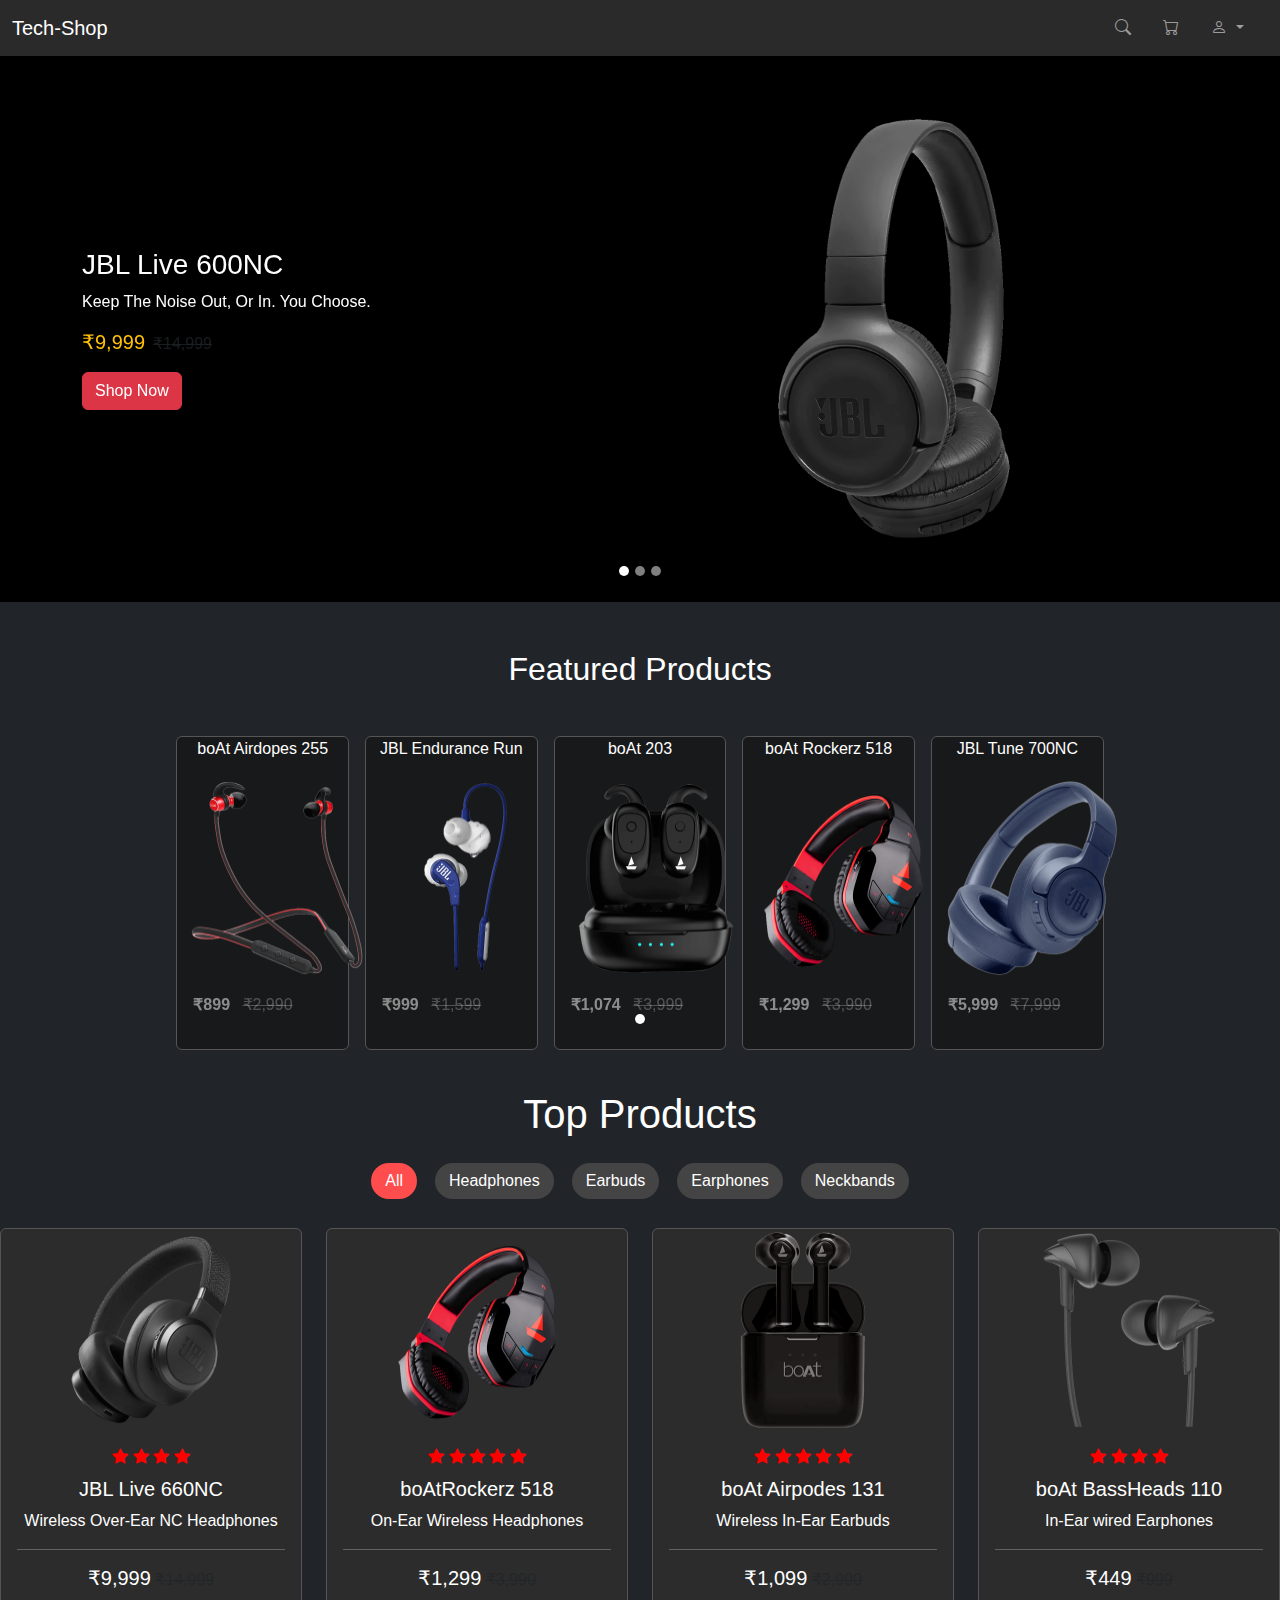
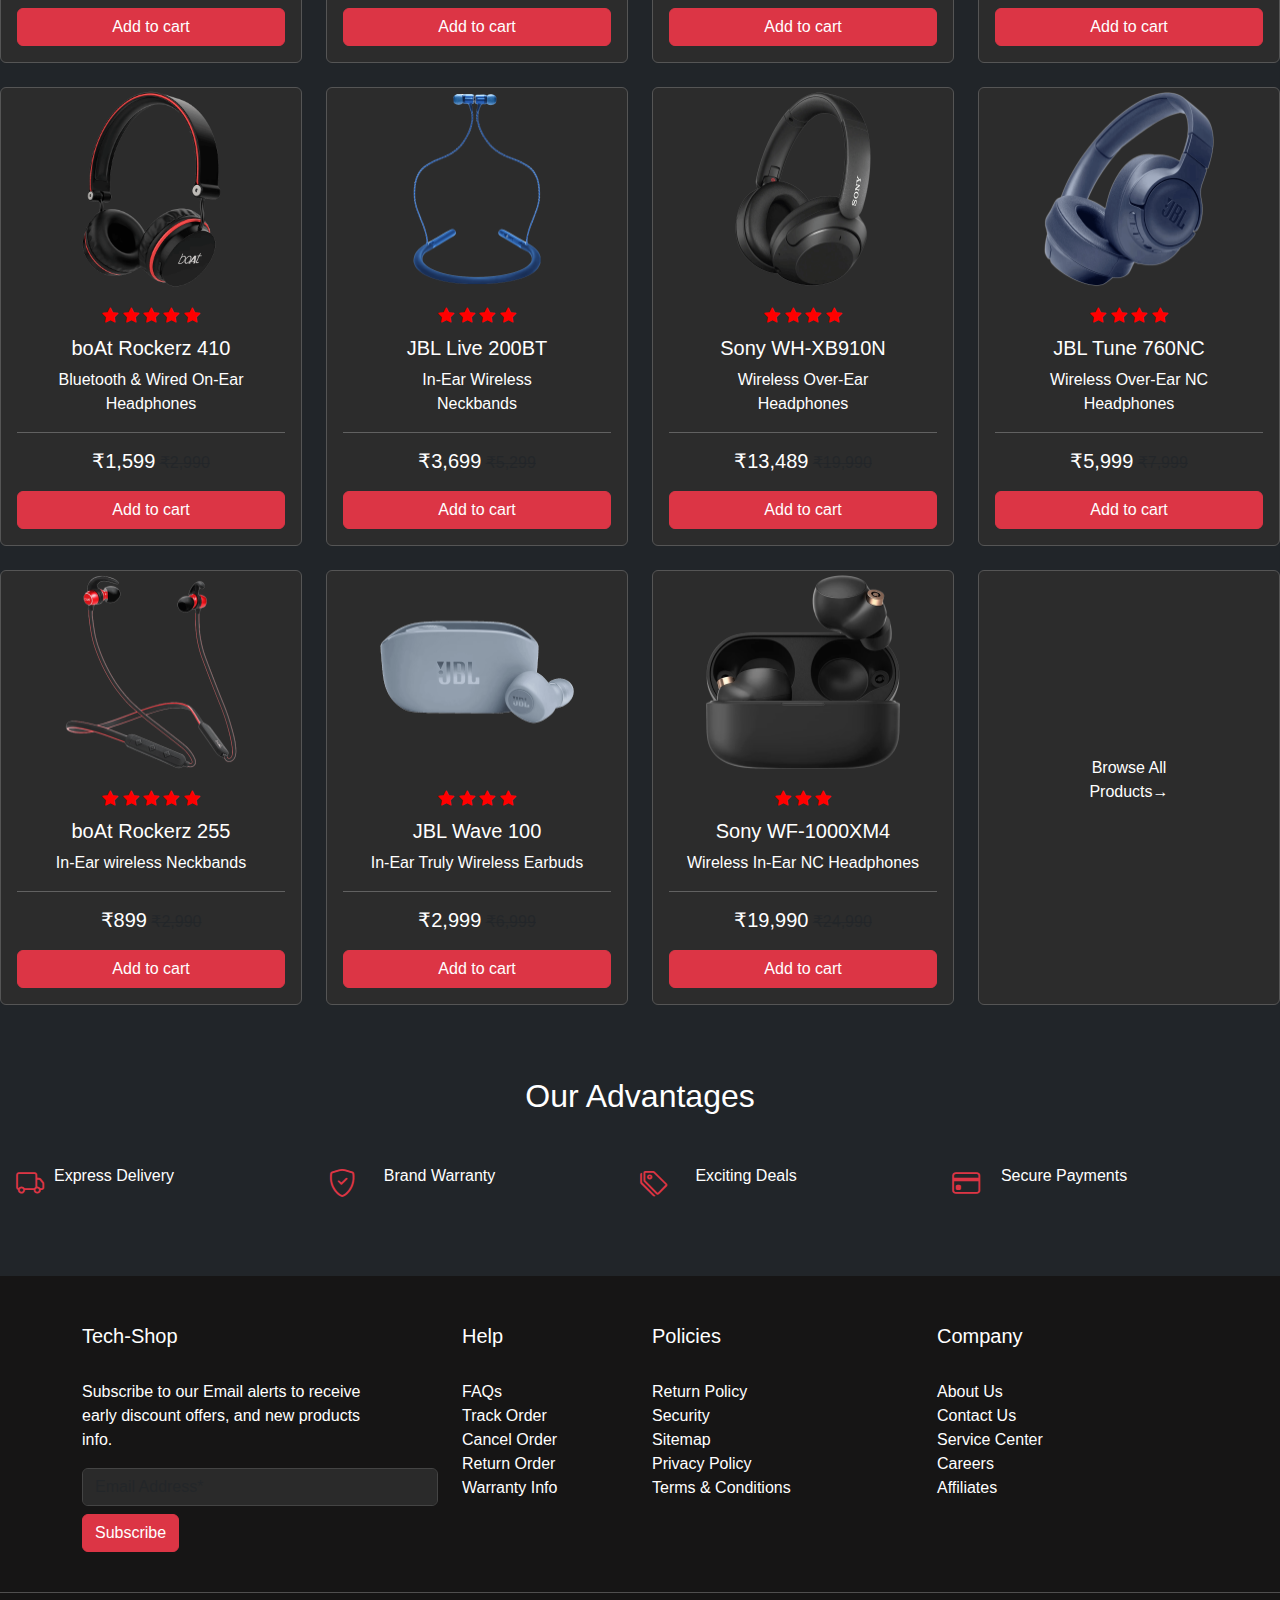
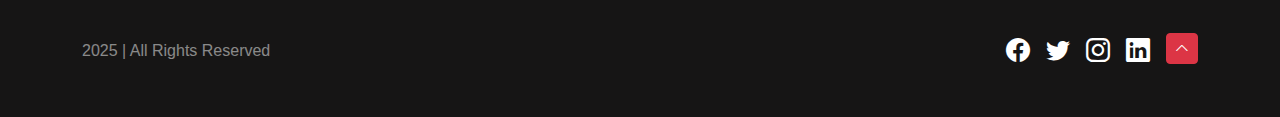
<file: index.html>
<!DOCTYPE html>
<html lang="en">
<head>
  <meta charset="UTF-8" />
  <meta name="viewport" content="width=device-width, initial-scale=1" />
  <title>Tech-Shop</title>

  <link rel="stylesheet" href="https://cdn.jsdelivr.net/npm/bootstrap-icons@1.10.5/font/bootstrap-icons.css" />
  <link href="https://cdn.jsdelivr.net/npm/bootstrap@5.0.2/dist/css/bootstrap.min.css" rel="stylesheet" />
  <style>
    body {
      background-color: #2c2c2c;
      color: white;
      font-family: Arial, sans-serif;
    }
    h1.top-products {
      text-align: center;
      margin: 40px 0 20px;
    }
    .categories p {
      cursor: pointer;
      padding: 6px 14px;
      background-color: #444;
      color: white;
      border-radius: 20px;
      user-select: none;
      transition: background-color 0.3s ease;
      margin: 5px;
    }
    .categories p:hover,
    .categories p.active {
      background-color: #ff4d4d;
    }
    .card {
      background-color: #2c2c2c;
      color: white;
      border: 1px solid #555;
    }
    .card-img-top{
      height: 200px;
      width: 200px;
      display: block;
     margin-left: auto;
     margin-right: auto;
     padding-top: 2px;
    }
  
    .rating i {
      color: red;
    }
    body { background-color: #121212; color: white; }
    .navbar-brand:hover { color: #ff4d4d !important; }
    .card:hover { transform: scale(1.05); transition: 0.3s ease-in-out; }
    .carousel-control-prev-icon, .carousel-control-next-icon {
      background-color: #000; border-radius: 50%;
    }
    .carousel-indicators [data-bs-target] {
      background-color: white;
      width: 10px;
      height: 10px;
      border-radius: 50%;
    }
    input.form-control {
      background-color: #2a2a2a; border: 1px solid #444; color: white;
    }
    .advantages i {
      margin-right: 10px;
    }
    .advantages .adv-item {
      flex: 1;
      min-width: 200px;
    }
    .footer{
      background-color: rgb(22, 21, 21);
      
    }
    .container-card{
      text-align: center;
      justify-content: center;
    }
    .img-fluid{
      height: 450px;
      width: 450px;
    }
    
  </style>
</head>
<body class="bg-dark text-white">

  <nav class="navbar navbar-expand-lg navbar-dark" style="background-color:#2a2a2a">
  <div class="container-fluid">
    <a class="navbar-brand" href="./tech-shop.html">Tech-Shop</a>
    <button class="navbar-toggler" type="button" data-bs-toggle="collapse" data-bs-target="#navbarSupportedContent">
      <span class="navbar-toggler-icon"></span>
    </button>

    <div class="collapse navbar-collapse" id="navbarSupportedContent">
      <ul class="navbar-nav ms-auto mb-2 mb-lg-0">
        <li class="nav-item me-3"><a class="nav-link" href="#"><i class="bi bi-search"></i></a></li>
        <li class="nav-item me-3"><a class="nav-link" href="./cart.html"><i class="bi bi-cart"></i></a></li>
        <li class="nav-item dropdown me-3">
          <a class="nav-link dropdown-toggle" href="#" id="personDropdown" role="button" data-bs-toggle="dropdown">
            <i class="bi bi-person"></i>
          </a>
          <div class="dropdown-menu dropdown-menu-end text-white" style="background-color: #3a3a3a; padding: 1rem; width: 300px; border-radius: 10px; border: 1px solid #555;">
            <ul class="nav nav-pills mb-3" id="pills-tab" role="tablist">
              <li class="nav-item"><button class="nav-link active" data-bs-toggle="pill" data-bs-target="#signin">Sign In</button></li>
              <li class="nav-item"><button class="nav-link" data-bs-toggle="pill" data-bs-target="#signup">Sign Up</button></li>
            </ul>
            <div class="tab-content">
              <div class="tab-pane fade show active" id="signin">
                <form>
                  <input type="email" class="form-control mb-2" placeholder="Email" />
                  <input type="password" class="form-control mb-2" placeholder="Password" />
                  <button type="submit" class="btn btn-primary w-100">Sign In</button>
                </form>
              </div>
              <div class="tab-pane fade" id="signup">
                <form>
                  <input type="text" class="form-control mb-2" placeholder="Username" />
                  <input type="email" class="form-control mb-2" placeholder="Email" />
                  <input type="password" class="form-control mb-2" placeholder="Password" />
                  <input type="password" class="form-control mb-2" placeholder="Confirm Password" />
                  <button type="submit" class="btn btn-danger w-100">Sign Up</button>
                </form>
              </div>
            </div>
            <div class="text-center my-2">or login with</div>
            <div class="d-flex justify-content-around">
              <button class="btn btn-primary btn-sm">Facebook</button>
              <button class="btn btn-danger btn-sm">Google</button>
              <button class="btn btn-primary btn-sm">Twitter</button>
            </div>
          </div>
        </li>
      </ul>
    </div>
  </div>
</nav>


  <div id="topCarousel" class="carousel slide" data-bs-ride="carousel">
    <div class="carousel-indicators">
      <button type="button" data-bs-target="#topCarousel" data-bs-slide-to="0" class="active"></button>
      <button type="button" data-bs-target="#topCarousel" data-bs-slide-to="1"></button>
      <button type="button" data-bs-target="#topCarousel" data-bs-slide-to="2"></button>
    </div>
    <div class="carousel-inner bg-black text-white">
      <div class="carousel-item active">
        <div class="container py-5">
          <div class="row align-items-center">
            <div class="col-md-6">
              <h3>JBL Live 600NC</h3>
              <p>Keep The Noise Out, Or In. You Choose.</p>
              <p><span class="h5 text-warning me-2">₹9,999</span><del class="text-muted">₹14,999</del></p>
              <button class="btn btn-danger">Shop Now</button>
            </div>
            <div class="col-md-6 text-center">
              <img src="./images/jbl500bt-2.png" class="img-fluid" alt="JBL Headphones" />
            </div>
          </div>
        </div>
      </div>
      <div class="carousel-item">
        <div class="container py-5">
          <div class="row align-items-center">
            <div class="col-md-6">
              <h3>boAt Airdopes 131</h3>
              <p>Featherweight Comfort All-Day</p>
              <p><span class="h5 text-warning me-2">₹1,099</span><del class="text-muted">₹2,990</del></p>
              <button class="btn btn-danger">Shop Now</button>
            </div>
            <div class="col-md-6 text-center">
              <img src="./images/boat131-1.png" class="img-fluid" alt="boAt Airdopes" />
            </div>
          </div>
        </div>
      </div>
      <div class="carousel-item">
        <div class="container py-5">
          <div class="row align-items-center">
            <div class="col-md-6">
              <h3>Sony WH-XB910N</h3>
              <p>Give Your Favourite Music A Boost.</p>
              <p><span class="h5 text-warning me-2">₹13,489</span><del class="text-muted">₹19,990</del></p>
              <button class="btn btn-danger">Shop Now</button>
            </div>
            <div class="col-md-6 text-center">
              <img src="./images/sonyCh710n-3.png" class="img-fluid" alt="Sony Headphones" />
            </div>
          </div>
        </div>
      </div>
    </div>
  </div>

  
  <h2 class="text-center my-5">Featured Products</h2>
  <div id="featuredCarousel" class="carousel slide" data-bs-ride="carousel">
    <div class="carousel-inner">
      <div class="carousel-item active">
        <div class="container">
          <div class="row g-3 justify-content-center">
            
            <div class="col-6 col-md-4 col-lg-2">
              <div class="card h-100" style="background:#18191a ">
                <p class="text-center text-white">boAt Airdopes 255</p>
                <img src="./images/boat255r-1.png" class="card-img-top" alt="Airdopes 255">
                <div class="card-body">
                  <p><strong class="text-white text-opacity-50">₹899</strong> <del class="text-white text-opacity-25 ms-2">₹2,990</del></p>
                </div>
              </div>
            </div>
            
            <div class="col-6 col-md-4 col-lg-2">
              <div class="card h-100" style="background: #18191a">
                <p class="text-center text-white">JBL Endurance Run</p>
                <img src="./images/jbl-endu-1.png" class="card-img-top" alt="JBL Endurance">
                <div class="card-body">
                  <p><strong class="text-white text-opacity-50">₹999</strong> <del class="text-white text-opacity-25 ms-2">₹1,599</del></p>
                </div>
              </div>
            </div>
            <div class="col-6 col-md-4 col-lg-2">
              <div class="card h-100" style="background: #18191a">
                <p class="text-center text-white">boAt 203</p>
                <img src="./images/boat203-1.png" class="card-img-top" alt="boAt 203">
                <div class="card-body">
                  <p><strong class="text-white text-opacity-50">₹1,074</strong> <del class="text-white text-opacity-25 ms-2">₹3,999</del></p>
                </div>
              </div>
            </div>
            <div class="col-6 col-md-4 col-lg-2">
              <div class="card h-100" style="background: #18191a">
                <p class="text-center text-white">boAt Rockerz 518</p>
                <img src="./images/boat518-1.png" class="card-img-top" alt="boAt Rockerz">
                <div class="card-body">
                  <p><strong class="text-white text-opacity-50">₹1,299</strong> <del class="text-white text-opacity-25 ms-2">₹3,990</del></p>
                </div>
              </div>
            </div>
            <div class="col-6 col-md-4 col-lg-2">
              <div class="card h-100" style="background: #18191a">
                <p class="text-center text-white">JBL Tune 700NC</p>
                <img src="./images/jbl760nc-1.png" class="card-img-top" alt="JBL 700NC">
                <div class="card-body">
                  <p><strong class="text-white text-opacity-50">₹5,999</strong> <del class="text-white text-opacity-25 ms-2">₹7,999</del></p>
                </div>
              </div>
            </div>
          </div>
        </div>
      </div>
    </div>
  
    <div class="carousel-indicators">
      <button type="button" data-bs-target="#featuredCarousel" data-bs-slide-to="0" class="active" aria-label="Slide 1"></button>
    </div>
  </div>
  <h1 class="top-products">Top Products</h1>
  <div class="categories d-flex flex-wrap justify-content-center gap-2 mb-4">
    <p class="active">All</p>
    <p>Headphones</p>
    <p>Earbuds</p>
    <p>Earphones</p>
    <p>Neckbands</p>
  </div>

  
  <div class="container-card">
    <div class="row g-4">

      <div class="col-sm-6 col-md-3">
        <div class="card h-100">
          <img src="./images/jbl660nc-1.png" class="card-img-top h-80" alt="JBL Live 660NC" />
          <div class="card-body">
            <div class="rating mb-2">
              <i class="bi bi-
              star-fill"></i>
              <i class="bi bi-star-fill"></i>
              <i class="bi bi-star-fill"></i>
              <i class="bi bi-star-fill"></i>
              <i class="bi bi-star-fill"></i>
            </div>
            <h5 class="card-title">JBL Live 660NC</h5>
            <p class="card-text">Wireless Over-Ear NC Headphones</p>
            <hr />
            <p><span class="h5 text-white">₹9,999</span> <del class="text-muted">₹14,999</del></p>
            <a href="./product description.html" class="btn btn-danger w-100">Add to cart</a>
          </div>
        </div>
      </div>
<div class="col-sm-6 col-md-3">
        <div class="card h-100">
          <img src="./images/boat518-1.png" class="card-img-top" alt="boat" />
          <div class="card-body">
            <div class="rating mb-2">
              <i class="bi bi-star-fill"></i>
              <i class="bi bi-star-fill"></i>
              <i class="bi bi-star-fill"></i>
              <i class="bi bi-star-fill"></i>
              <i class="bi bi-star-fill"></i>
            </div>
            <h5 class="card-title">boAtRockerz 518</h5>
            <p class="card-text">On-Ear Wireless Headphones</p>
            <hr />
            <p><span class="h5 text-white">₹1,299</span> <del class="text-muted">₹3,990</del></p>
            <a href="#" class="btn btn-danger w-100">Add to cart</a>
          </div>
        </div>
      </div>
<div class="col-sm-6 col-md-3">
        <div class="card h-100">
          <img src="./images/boat131-1.png" class="card-img-top" alt="boat" />
          <div class="card-body">
            <div class="rating mb-2">
              <i class="bi bi-star-fill"></i>
              <i class="bi bi-star-fill"></i>
              <i class="bi bi-star-fill"></i>
              <i class="bi bi-star-fill"></i>
              <i class="bi bi-star-fill"></i>
            </div>
            <h5 class="card-title">boAt Airpodes 131</h5>
            <p class="card-text">Wireless In-Ear Earbuds</p>
            <hr />
            <p><span class="h5 text-white">₹1,099</span> <del class="text-muted">₹2,990</del></p>
            <a href="#" class="btn btn-danger w-100">Add to cart</a>
          </div>
        </div>
      </div>
<div class="col-sm-6 col-md-3">
        <div class="card h-100">
          <img src="./images/boat110-1.png" class="card-img-top" alt="boat" />
          <div class="card-body">
            <div class="rating mb-2">
              <i class="bi bi-star-fill"></i>
              <i class="bi bi-star-fill"></i>
              <i class="bi bi-star-fill"></i>
              <i class="bi bi-star-fill"></i>
            
            </div>
            <h5 class="card-title">boAt BassHeads 110</h5>
            <p class="card-text">In-Ear wired Earphones</p>
            <hr />
            <p><span class="h5 text-white">₹449</span> <del class="text-muted">₹999</del></p>
            <a href="#" class="btn btn-danger w-100">Add to cart</a>
          </div>
        </div>
      </div>
<div class="col-sm-6 col-md-3">
        <div class="card h-100">
          <img src="./images/boat410-1.png" class="card-img-top" alt="boar410" />
          <div class="card-body">
            <div class="rating mb-2">
              <i class="bi bi-star-fill"></i>
              <i class="bi bi-star-fill"></i>
              <i class="bi bi-star-fill"></i>
              <i class="bi bi-star-fill"></i>
              <i class="bi bi-star-fill"></i>
            </div>
            <h5 class="card-title">boAt Rockerz 410</h5>
            <p class="card-text">Bluetooth & Wired On-Ear<br> Headphones</p>
            <hr />
            <p><span class="h5 text-white">₹1,599</span> <del class="text-muted">₹2,990</del></p>
            <a href="#" class="btn btn-danger w-100">Add to cart</a>
          </div>
        </div>
      </div>
<div class="col-sm-6 col-md-3">
        <div class="card h-100">
          <img src="./images/jbl200bt-1.png" class="card-img-top" alt="JBL " />
          <div class="card-body">
            <div class="rating mb-2">
              <i class="bi bi-star-fill"></i>
              <i class="bi bi-star-fill"></i>
              <i class="bi bi-star-fill"></i>
              <i class="bi bi-star-fill"></i>
              
            </div>
            <h5 class="card-title">JBL Live 200BT</h5>
            <p class="card-text">In-Ear Wireless <br>Neckbands</p>
            <hr />
            <p><span class="h5 text-white">₹3,699</span> <del class="text-muted">₹5,299</del></p>
            <a href="#" class="btn btn-danger w-100">Add to cart</a>
          </div>
        </div>
      </div>
<div class="col-sm-6 col-md-3">
        <div class="card h-100">
          <img src="./images/sonyXb910n-1.png" class="card-img-top" alt="sonyXb910n-1" />
          <div class="card-body">
            <div class="rating mb-2">
              <i class="bi bi-star-fill"></i>
              <i class="bi bi-star-fill"></i>
              <i class="bi bi-star-fill"></i>
              <i class="bi bi-star-fill"></i>
              
            </div>
            <h5 class="card-title">Sony WH-XB910N</h5>
            <p class="card-text">Wireless Over-Ear <br>Headphones</p>
            <hr />
            <p><span class="h5 text-white">₹13,489</span> <del class="text-muted">₹19,990</del></p>
            <a href="#" class="btn btn-danger w-100">Add to cart</a>
          </div>
        </div>
      </div>
<div class="col-sm-6 col-md-3">
        <div class="card h-100">
          <img src="./images/jbl760nc-1.png" class="card-img-top" alt="JBL 660NC" />
          <div class="card-body">
            <div class="rating mb-2">
              <i class="bi bi-star-fill"></i>
              <i class="bi bi-star-fill"></i>
              <i class="bi bi-star-fill"></i>
              <i class="bi bi-star-fill"></i>
              
            </div>
            <h5 class="card-title">JBL Tune 760NC</h5>
            <p class="card-text">Wireless Over-Ear NC <br>Headphones</p>
            <hr />
            <p><span class="h5 text-white">₹5,999</span> <del class="text-muted">₹7,999</del></p>
            <a href="#" class="btn btn-danger w-100">Add to cart</a>
          </div>
        </div>
      </div>
<div class="col-sm-6 col-md-3">
        <div class="card h-100">
          <img src="./images/boat255r-1.png" class="card-img-top" alt="boat" />
          <div class="card-body">
            <div class="rating mb-2">
              <i class="bi bi-star-fill"></i>
              <i class="bi bi-star-fill"></i>
              <i class="bi bi-star-fill"></i>
              <i class="bi bi-star-fill"></i>
              <i class="bi bi-star-fill"></i>
            </div>
            <h5 class="card-title">boAt Rockerz 255</h5>
            <p class="card-text">In-Ear wireless Neckbands</p>
            <hr />
            <p><span class="h5 text-white">₹899</span> <del class="text-muted">₹2,990</del></p>
            <a href="#" class="btn btn-danger w-100">Add to cart</a>
          </div>
        </div>
      </div>
<div class="col-sm-6 col-md-3">
        <div class="card h-100">
          <img src="./images/jbl100-1.png" class="card-img-top" alt="jbl100-1" />
          <div class="card-body">
            <div class="rating mb-2">
              <i class="bi bi-star-fill"></i>
              <i class="bi bi-star-fill"></i>
              <i class="bi bi-star-fill"></i>
              <i class="bi bi-star-fill"></i>
            
            </div>
            <h5 class="card-title">JBL Wave 100</h5>
            <p class="card-text">In-Ear Truly Wireless Earbuds</p>
            <hr />
            <p><span class="h5 text-white">₹2,999</span> <del class="text-muted">₹6,999</del></p>
            <a href="#" class="btn btn-danger w-100">Add to cart</a>
          </div>
        </div>
      </div>
<div class="col-sm-6 col-md-3">
        <div class="card h-100">
          <img src="./images/sony1000xm4-1.png" class="card-img-top" alt="sony1000xm4-1" />
          <div class="card-body">
            <div class="rating mb-2">
              <i class="bi bi-star-fill"></i>
              <i class="bi bi-star-fill"></i>
              <i class="bi bi-star-fill"></i>
            </div>
            <h5 class="card-title">Sony WF-1000XM4</h5>
            <p class="card-text">Wireless In-Ear NC Headphones</p>
            <hr />
            <p><span class="h5 text-white">₹19,990</span> <del class="text-muted">₹24,990</del></p>
            <a href="#" class="btn btn-danger w-100">Add to cart</a>
          </div>
        </div>
      </div>
     <div class="col-sm-6 col-md-3">
        <div class="card h-100">
          <p class="d-flex align-items-center justify-content-center text-align-center h-100 ">Browse All<br>Products→</p>
        </div>
      </div>
     
  </div><br>
  <h2 class="text-center my-5">Our Advantages</h2>
  <div class="d-flex flex-wrap justify-content-around text-white px-3 advantages">
    <div class="d-flex adv-item align-items-start mb-3">
      <i class="bi bi-truck text-danger fs-3"></i>
      <div>
        <p class="mb-0">Express Delivery</p>
        <small class="text-muted">Ship in 24 Hours</small>
      </div>
    </div>
    <div class="d-flex adv-item align-items-start mb-3">
      <i class="bi bi-shield-check text-danger fs-3"></i>
      <div>
        <p class="mb-0">Brand Warranty</p>
        <small class="text-muted">100% Original Products</small>
      </div>
    </div>
    <div class="d-flex adv-item align-items-start mb-3">
      <i class="bi bi-tags text-danger fs-3"></i>
      <div>
        <p class="mb-0">Exciting Deals</p>
        <small class="text-muted">On All Prepaid Orders</small>
      </div>
    </div>
    <div class="d-flex adv-item align-items-start mb-3">
      <i class="bi bi-credit-card text-danger fs-3"></i>
      <div>
        <p class="mb-0">Secure Payments</p>
        <small class="text-muted">SSL / Secure Payments</small>
      </div>
    </div>
  </div>
  </div>
<footer class="footer py-5 mt-5">
  <div class="container text-white ">
    <div class="row">
      <div class="col-md-4 mb-4">
        <h5>Tech-Shop</h5><br>
        <p class="text-white-75">Subscribe to our Email alerts to receive<br>early discount offers, and new products<br>info.</p>
        <input type="email" class="form-control mb-2" placeholder="Email Address*" />
        <button class="btn btn-danger">Subscribe</button>
      </div>

      <div class="col-md-2 mb-4">
        <h5>Help</h5><br>
        <ul class="list-unstyled text-white-75">
          <li>FAQs</li>
          <li>Track Order</li>
          <li>Cancel Order</li>
          <li>Return Order</li>
          <li>Warranty Info</li>
        </ul>
      </div>

      <div class="col-md-3 mb-4">
        <h5>Policies</h5><br>
        <ul class="list-unstyled text-white-75">
          <li>Return Policy</li>
          <li>Security</li>
          <li>Sitemap</li>
          <li>Privacy Policy</li>
          <li>Terms & Conditions</li>
        </ul>
      </div>

      <div class="col-md-3 mb-4">
        <h5>Company</h5><br>
        <ul class="list-unstyled text-white-75">
          <li>About Us</li>
          <li>Contact Us</li>
          <li>Service Center</li>
          <li>Careers</li>
          <li>Affiliates</li>
        </ul>
      </div>
    </div>
  </div><hr><br>

    <div class="container text-white">
      <div class="d-flex justify-content-between flex-wrap align-items-center">
        <div class="text-white-50">2025 | All Rights Reserved</div>
        <div class="d-flex gap-3 mt-3 mt-md-0">
          <a href="#"><i class="bi bi-facebook fs-4 text-white"></i></a>
          <a href="#"><i class="bi bi-twitter fs-4 text-white"></i></a>
          <a href="#"><i class="bi bi-instagram fs-4 text-white"></i></a>
          <a href="#"><i class="bi bi-linkedin fs-4 text-white"></i></a>
          <a href="#top"><button class="btn btn-danger btn-sm"><i class="bi bi-chevron-up"></i></button></a>
        </div>
      </div>
    </div>


  <script src="https://cdn.jsdelivr.net/npm/bootstrap@5.0.2/dist/js/bootstrap.bundle.min.js"></script>
</body>
</html>
</file>
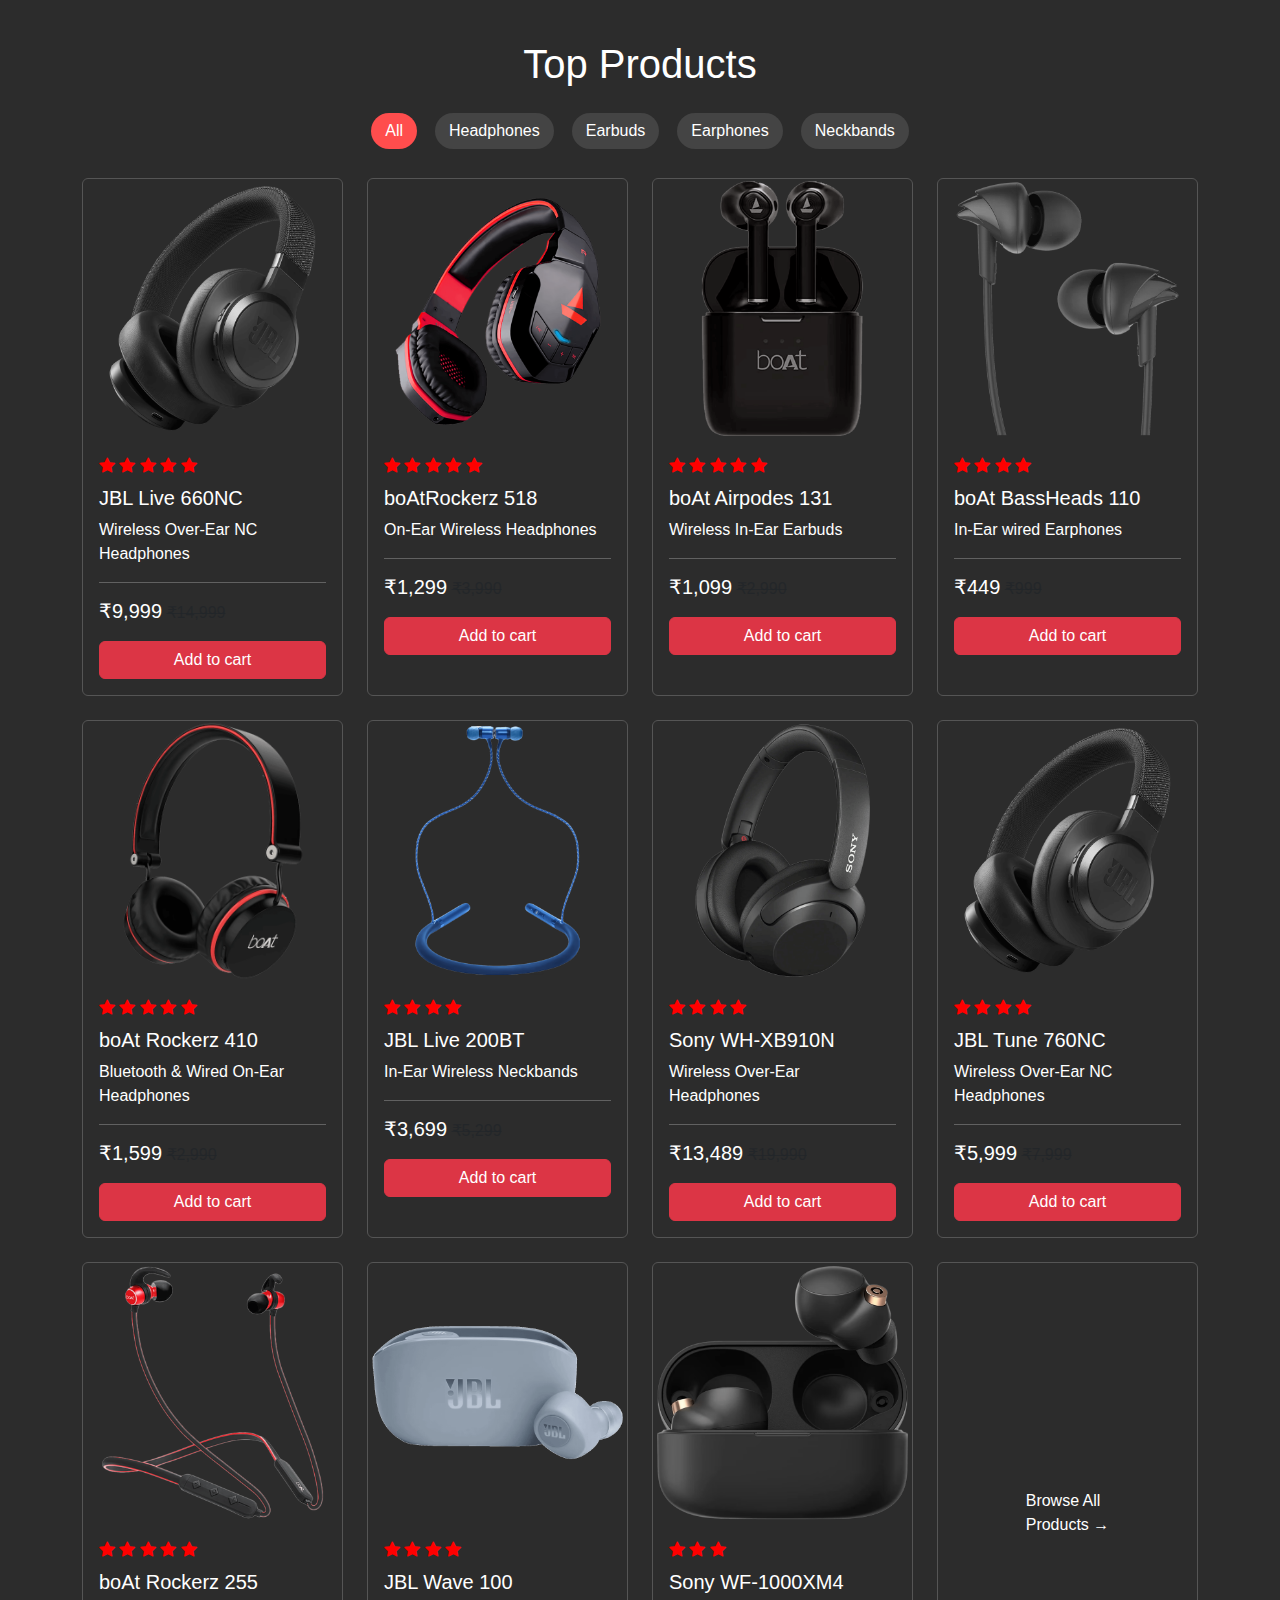
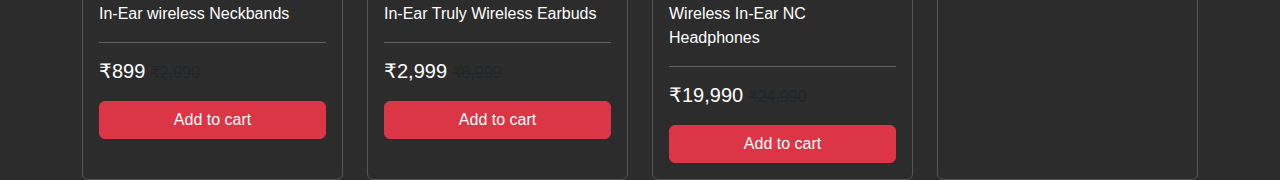
<file: cards.html>
<!DOCTYPE html>
<html lang="en">
<head>
  <meta charset="UTF-8" />
  <meta name="viewport" content="width=device-width, initial-scale=1" />
  <title>Top Products</title>
  <link href="https://cdn.jsdelivr.net/npm/bootstrap@5.0.2/dist/css/bootstrap.min.css" rel="stylesheet" />
  <link rel="stylesheet" href="https://cdn.jsdelivr.net/npm/bootstrap-icons@1.10.5/font/bootstrap-icons.css" />

  <style>
    body {
      background-color: #2c2c2c;
      color: white;
      font-family: Arial, sans-serif;
    }
    h1.top-products {
      text-align: center;
      margin: 40px 0 20px;
    }
    .categories p {
      cursor: pointer;
      padding: 6px 14px;
      background-color: #444;
      color: white;
      border-radius: 20px;
      user-select: none;
      transition: background-color 0.3s ease;
      margin: 5px;
    }
    .categories p:hover,
    .categories p.active {
      background-color: #ff4d4d;
    }
    .card {
      background-color: #2c2c2c;
      color: white;
      border: 1px solid #555;
    }
    .rating i {
      color: red;
    }
  </style>
</head>
<body>
  

  <h1 class="top-products">Top Products</h1>
  <div class="categories d-flex flex-wrap justify-content-center gap-2 mb-4">
    <p class="active">All</p>
    <p>Headphones</p>
    <p>Earbuds</p>
    <p>Earphones</p>
    <p>Neckbands</p>
  </div>

  
  <div class="container">
    <div class="row g-4">

      <div class="col-sm-6 col-md-3">
        <div class="card h-100">
          <img src="./images/jbl660nc-1.png" class="card-img-top" alt="JBL Live 660NC" />
          <div class="card-body">
            <div class="rating mb-2">
              <i class="bi bi-star-fill"></i>
              <i class="bi bi-star-fill"></i>
              <i class="bi bi-star-fill"></i>
              <i class="bi bi-star-fill"></i>
              <i class="bi bi-star-fill"></i>
            </div>
            <h5 class="card-title">JBL Live 660NC</h5>
            <p class="card-text">Wireless Over-Ear NC Headphones</p>
            <hr />
            <p><span class="h5 text-white">₹9,999</span> <del class="text-muted">₹14,999</del></p>
            <a href="./product description.html" class="btn btn-danger w-100">Add to cart</a>
          </div>
        </div>
      </div>
<div class="col-sm-6 col-md-3">
        <div class="card h-100">
          <img src="./images/boat518-1.png" class="card-img-top" alt="boat" />
          <div class="card-body">
            <div class="rating mb-2">
              <i class="bi bi-star-fill"></i>
              <i class="bi bi-star-fill"></i>
              <i class="bi bi-star-fill"></i>
              <i class="bi bi-star-fill"></i>
              <i class="bi bi-star-fill"></i>
            </div>
            <h5 class="card-title">boAtRockerz 518</h5>
            <p class="card-text">On-Ear Wireless Headphones</p>
            <hr />
            <p><span class="h5 text-white">₹1,299</span> <del class="text-muted">₹3,990</del></p>
            <a href="#" class="btn btn-danger w-100">Add to cart</a>
          </div>
        </div>
      </div>
<div class="col-sm-6 col-md-3">
        <div class="card h-100">
          <img src="./images/boat131-1.png" class="card-img-top" alt="boat" />
          <div class="card-body">
            <div class="rating mb-2">
              <i class="bi bi-star-fill"></i>
              <i class="bi bi-star-fill"></i>
              <i class="bi bi-star-fill"></i>
              <i class="bi bi-star-fill"></i>
              <i class="bi bi-star-fill"></i>
            </div>
            <h5 class="card-title">boAt Airpodes 131</h5>
            <p class="card-text">Wireless In-Ear Earbuds</p>
            <hr />
            <p><span class="h5 text-white">₹1,099</span> <del class="text-muted">₹2,990</del></p>
            <a href="#" class="btn btn-danger w-100">Add to cart</a>
          </div>
        </div>
      </div>
<div class="col-sm-6 col-md-3">
        <div class="card h-100">
          <img src="./images/boat110-1.png" class="card-img-top" alt="boat" />
          <div class="card-body">
            <div class="rating mb-2">
              <i class="bi bi-star-fill"></i>
              <i class="bi bi-star-fill"></i>
              <i class="bi bi-star-fill"></i>
              <i class="bi bi-star-fill"></i>
            
            </div>
            <h5 class="card-title">boAt BassHeads 110</h5>
            <p class="card-text">In-Ear wired Earphones</p>
            <hr />
            <p><span class="h5 text-white">₹449</span> <del class="text-muted">₹999</del></p>
            <a href="#" class="btn btn-danger w-100">Add to cart</a>
          </div>
        </div>
      </div>
<div class="col-sm-6 col-md-3">
        <div class="card h-100">
          <img src="./images/boat410-1.png" class="card-img-top" alt="boar410" />
          <div class="card-body">
            <div class="rating mb-2">
              <i class="bi bi-star-fill"></i>
              <i class="bi bi-star-fill"></i>
              <i class="bi bi-star-fill"></i>
              <i class="bi bi-star-fill"></i>
              <i class="bi bi-star-fill"></i>
            </div>
            <h5 class="card-title">boAt Rockerz 410</h5>
            <p class="card-text">Bluetooth & Wired On-Ear<br> Headphones</p>
            <hr />
            <p><span class="h5 text-white">₹1,599</span> <del class="text-muted">₹2,990</del></p>
            <a href="#" class="btn btn-danger w-100">Add to cart</a>
          </div>
        </div>
      </div>
<div class="col-sm-6 col-md-3">
        <div class="card h-100">
          <img src="./images/jbl200bt-1.png" class="card-img-top" alt="JBL " />
          <div class="card-body">
            <div class="rating mb-2">
              <i class="bi bi-star-fill"></i>
              <i class="bi bi-star-fill"></i>
              <i class="bi bi-star-fill"></i>
              <i class="bi bi-star-fill"></i>
              
            </div>
            <h5 class="card-title">JBL Live 200BT</h5>
            <p class="card-text">In-Ear Wireless Neckbands</p>
            <hr />
            <p><span class="h5 text-white">₹3,699</span> <del class="text-muted">₹5,299</del></p>
            <a href="#" class="btn btn-danger w-100">Add to cart</a>
          </div>
        </div>
      </div>
<div class="col-sm-6 col-md-3">
        <div class="card h-100">
          <img src="./images/sonyXb910n-1.png" class="card-img-top" alt="sonyXb910n-1" />
          <div class="card-body">
            <div class="rating mb-2">
              <i class="bi bi-star-fill"></i>
              <i class="bi bi-star-fill"></i>
              <i class="bi bi-star-fill"></i>
              <i class="bi bi-star-fill"></i>
              
            </div>
            <h5 class="card-title">Sony WH-XB910N</h5>
            <p class="card-text">Wireless Over-Ear <br>Headphones</p>
            <hr />
            <p><span class="h5 text-white">₹13,489</span> <del class="text-muted">₹19,990</del></p>
            <a href="#" class="btn btn-danger w-100">Add to cart</a>
          </div>
        </div>
      </div>
<div class="col-sm-6 col-md-3">
        <div class="card h-100">
          <img src="./images/jbl660nc-1.png" class="card-img-top" alt="JBL 660NC" />
          <div class="card-body">
            <div class="rating mb-2">
              <i class="bi bi-star-fill"></i>
              <i class="bi bi-star-fill"></i>
              <i class="bi bi-star-fill"></i>
              <i class="bi bi-star-fill"></i>
              
            </div>
            <h5 class="card-title">JBL Tune 760NC</h5>
            <p class="card-text">Wireless Over-Ear NC Headphones</p>
            <hr />
            <p><span class="h5 text-white">₹5,999</span> <del class="text-muted">₹7,999</del></p>
            <a href="#" class="btn btn-danger w-100">Add to cart</a>
          </div>
        </div>
      </div>
<div class="col-sm-6 col-md-3">
        <div class="card h-100">
          <img src="./images/boat255r-1.png" class="card-img-top" alt="boat" />
          <div class="card-body">
            <div class="rating mb-2">
              <i class="bi bi-star-fill"></i>
              <i class="bi bi-star-fill"></i>
              <i class="bi bi-star-fill"></i>
              <i class="bi bi-star-fill"></i>
              <i class="bi bi-star-fill"></i>
            </div>
            <h5 class="card-title">boAt Rockerz 255</h5>
            <p class="card-text">In-Ear wireless Neckbands</p>
            <hr />
            <p><span class="h5 text-white">₹899</span> <del class="text-muted">₹2,990</del></p>
            <a href="#" class="btn btn-danger w-100">Add to cart</a>
          </div>
        </div>
      </div>
<div class="col-sm-6 col-md-3">
        <div class="card h-100">
          <img src="./images/jbl100-1.png" class="card-img-top" alt="jbl100-1" />
          <div class="card-body">
            <div class="rating mb-2">
              <i class="bi bi-star-fill"></i>
              <i class="bi bi-star-fill"></i>
              <i class="bi bi-star-fill"></i>
              <i class="bi bi-star-fill"></i>
            
            </div>
            <h5 class="card-title">JBL Wave 100</h5>
            <p class="card-text">In-Ear Truly Wireless Earbuds</p>
            <hr />
            <p><span class="h5 text-white">₹2,999</span> <del class="text-muted">₹6,999</del></p>
            <a href="#" class="btn btn-danger w-100">Add to cart</a>
          </div>
        </div>
      </div>
<div class="col-sm-6 col-md-3">
        <div class="card h-100">
          <img src="./images/sony1000xm4-1.png" class="card-img-top" alt="sony1000xm4-1" />
          <div class="card-body">
            <div class="rating mb-2">
              <i class="bi bi-star-fill"></i>
              <i class="bi bi-star-fill"></i>
              <i class="bi bi-star-fill"></i>
            </div>
            <h5 class="card-title">Sony WF-1000XM4</h5>
            <p class="card-text">Wireless In-Ear NC Headphones</p>
            <hr />
            <p><span class="h5 text-white">₹19,990</span> <del class="text-muted">₹24,990</del></p>
            <a href="#" class="btn btn-danger w-100">Add to cart</a>
          </div>
        </div>
      </div>
<div class="col-sm-6 col-md-3">
        <div class="card h-100">
          <p class=" d-flex align-items-center text-align-center h-100 justify-content-center ">Browse All<br> Products →</p>
      </div>
  <script src="https://cdn.jsdelivr.net/npm/bootstrap@5.0.2/dist/js/bootstrap.bundle.min.js"></script>
</body>
</html>
</file>
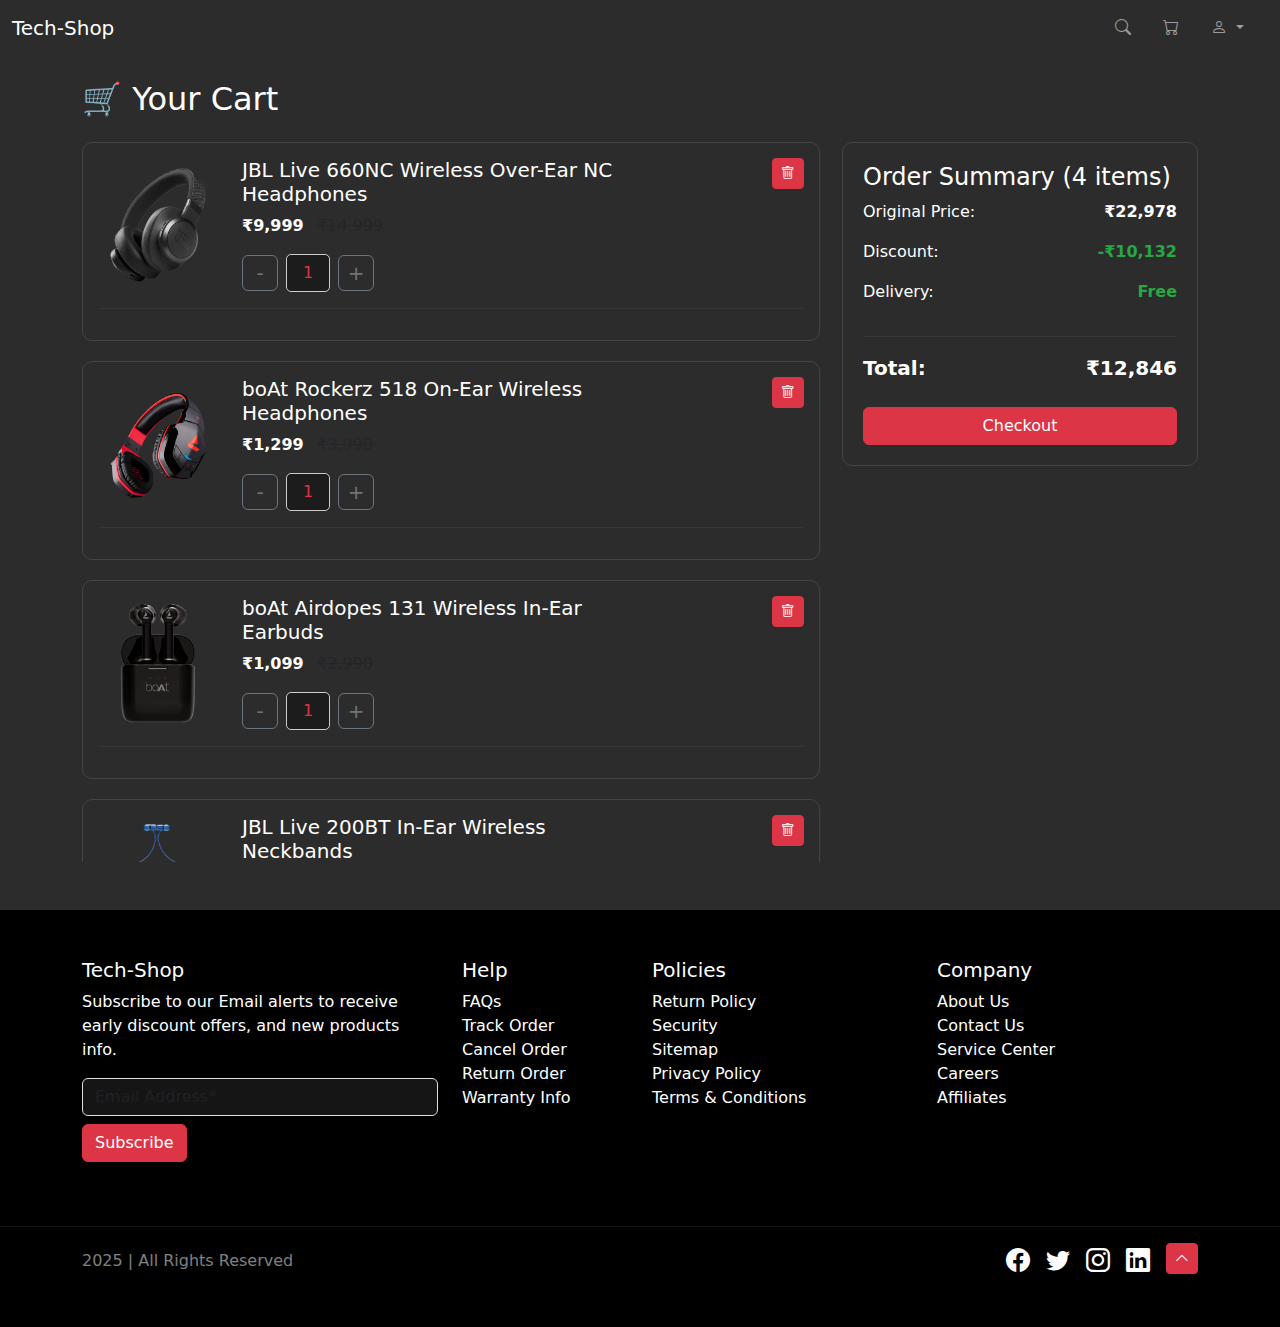
<file: cart.html>
<!DOCTYPE html>
<html lang="en">
<head>
  <meta charset="UTF-8" />
  <meta name="viewport" content="width=device-width, initial-scale=1.0"/>
  <title>Cart</title>

  <link href="https://cdn.jsdelivr.net/npm/bootstrap@5.0.2/dist/css/bootstrap.min.css" rel="stylesheet" />
  <link rel="stylesheet" href="https://cdn.jsdelivr.net/npm/bootstrap-icons@1.10.5/font/bootstrap-icons.css" />

  <style>
    body {
      background-color: #2c2c2c;
      color: white;
    }
    .cart-item {
      background-color: #2c2c2c;
      color: white;
      border-radius: 10px;
      padding: 15px;
      margin-bottom: 20px;
      border: 1px solid #444;
    }
    .cart-item:hover {
      background-color: #3a3a3a;
    }
    .cart-img {
      height: 120px;
      object-fit: contain;
    }
    .quantity-btn {
      width: 36px;
      height: 36px;
      font-size: 20px;
      padding: 0;
    }
    .summary-box {
      background-color: #2c2c2c;
      color: white;
      border-radius: 10px;
      padding: 20px;
      margin-bottom: 20px;
      position: sticky;
      top: 20px;
      border: 1px solid #444;
    }
    .text-green {
      color: #28a745;
    }
    hr {
      border-top: 1px solid #555;
    }

    .cart-scroll-container {
      max-height: 80vh;
      overflow-y: auto;
      padding-right: 10px;
    }
    .cart-scroll-container::-webkit-scrollbar {
      width: 8px;
    }
    .cart-scroll-container::-webkit-scrollbar-track {
      background: #1c1c1c;
    }
    .cart-scroll-container::-webkit-scrollbar-thumb {
      background-color: #555;
      border-radius: 10px;
    }

    .cart-item span.px-3 {
      border: 1px solid #ccc;
      border-radius: 5px;
      padding: 6px 12px;
      display: inline-block;
      min-width: 40px;
      text-align: center;
      background-color: #1c1c1c;
      color: #dc3545; 
    }
    .footer{
      background-color:rgb(17, 16, 16);
    }
    .form-control{
      background-color:rgb(22, 21, 21);
    
    }

  </style>
</head>
<body>
    <nav class="navbar navbar-expand-lg navbar-dark" style="background-color: #2c2c2c;">
  <div class="container-fluid">
    <a class="navbar-brand" href="./tech-shop.html">Tech-Shop</a>
    <button class="navbar-toggler" type="button" data-bs-toggle="collapse" data-bs-target="#navbarSupportedContent">
      <span class="navbar-toggler-icon"></span>
    </button>

    <div class="collapse navbar-collapse" id="navbarSupportedContent">
      <ul class="navbar-nav ms-auto mb-2 mb-lg-0">
        <li class="nav-item me-3"><a class="nav-link" href="#"><i class="bi bi-search"></i></a></li>
        <li class="nav-item me-3"><a class="nav-link" href=""><i class="bi bi-cart"></i></a></li>
        <li class="nav-item dropdown me-3">
          <a class="nav-link dropdown-toggle" href="#" id="personDropdown" role="button" data-bs-toggle="dropdown">
            <i class="bi bi-person"></i>
          </a>
          <div class="dropdown-menu dropdown-menu-end text-white" style="background-color: #3a3a3a; padding: 1rem; width: 300px; border-radius: 10px; border: 1px solid #555;">
            <ul class="nav nav-pills mb-3" id="pills-tab" role="tablist">
              <li class="nav-item"><button class="nav-link active" data-bs-toggle="pill" data-bs-target="#signin">Sign In</button></li>
              <li class="nav-item"><button class="nav-link" data-bs-toggle="pill" data-bs-target="#signup">Sign Up</button></li>
            </ul>
            <div class="tab-content">
              <div class="tab-pane fade show active" id="signin">
                <form>
                  <input type="email" class="form-control mb-2" placeholder="Email" />
                  <input type="password" class="form-control mb-2" placeholder="Password" />
                  <button type="submit" class="btn btn-primary w-100">Sign In</button>
                </form>
              </div>
              <div class="tab-pane fade" id="signup">
                <form>
                  <input type="text" class="form-control mb-2" placeholder="Username" />
                  <input type="email" class="form-control mb-2" placeholder="Email" />
                  <input type="password" class="form-control mb-2" placeholder="Password" />
                  <input type="password" class="form-control mb-2" placeholder="Confirm Password" />
                  <button type="submit" class="btn btn-danger w-100">Sign Up</button>
                </form>
              </div>
            </div>
            <div class="text-center my-2">or login with</div>
            <div class="d-flex justify-content-around">
              <button class="btn btn-primary btn-sm">Facebook</button>
              <button class="btn btn-danger btn-sm">Google</button>
              <button class="btn btn-primary btn-sm">Twitter</button>
            </div>
          </div>
        </li>
      </ul>
    </div>
  </div>
</nav>

<div class="container mt-4">
  <h2 class="mb-4">🛒 Your Cart</h2>
  <div class="row">
    
    <div class="col-md-8 cart-scroll-container">
  
      <div class="cart-item">
        <div class="d-flex flex-wrap align-items-center">
          <img src="./images/jbl660nc-1.png" alt="JBL 660NC" class="cart-img me-4">
          <div class="flex-grow-1">
            <div class="d-flex justify-content-between align-items-start">
              <h5 class="mb-2">JBL Live 660NC Wireless Over-Ear NC <br>Headphones</h5>
              <button class="btn btn-danger btn-sm"><i class="bi bi-trash"></i></button>
            </div>
            <p><strong>₹9,999</strong> <del class="text-muted ms-2">₹14,999</del></p>
            <div class="d-flex align-items-center gap-2">
              <button class="btn btn-outline-secondary quantity-btn">-</button>
              <span class="px-3">1</span>
              <button class="btn btn-outline-secondary quantity-btn">+</button>
            </div>
          </div>
        </div>
        <hr />
      </div>
      <div class="cart-item">
        <div class="d-flex flex-wrap align-items-center">
          <img src="./images/boat518-1.png" alt="boAt Rockerz 518" class="cart-img me-4">
          <div class="flex-grow-1">
            <div class="d-flex justify-content-between align-items-start">
              <h5 class="mb-2">boAt Rockerz 518 On-Ear Wireless <br>Headphones</h5>
              <button class="btn btn-danger btn-sm"><i class="bi bi-trash"></i></button>
            </div>
            <p><strong>₹1,299</strong> <del class="text-muted ms-2">₹3,990</del></p>
            <div class="d-flex align-items-center gap-2">
              <button class="btn btn-outline-secondary quantity-btn">-</button>
              <span class="px-3">1</span>
              <button class="btn btn-outline-secondary quantity-btn">+</button>
            </div>
          </div>
        </div>
        <hr />
      </div>
      <div class="cart-item">
        <div class="d-flex flex-wrap align-items-center">
          <img src="./images/boat131-1.png" alt="boAt Airdopes 131" class="cart-img me-4">
          <div class="flex-grow-1">
            <div class="d-flex justify-content-between align-items-start">
              <h5 class="mb-2">boAt Airdopes 131 Wireless In-Ear <br>Earbuds</h5>
              <button class="btn btn-danger btn-sm"><i class="bi bi-trash"></i></button>
            </div>
            <p><strong>₹1,099</strong> <del class="text-muted ms-2">₹2,990</del></p>
            <div class="d-flex align-items-center gap-2">
              <button class="btn btn-outline-secondary quantity-btn">-</button>
              <span class="px-3">1</span>
              <button class="btn btn-outline-secondary quantity-btn">+</button>
            </div>
          </div>
        </div>
        <hr />
      </div>
      <div class="cart-item">
        <div class="d-flex flex-wrap align-items-center">
          <img src="./images/jbl200bt-1.png" alt="JBL Live 200BT" class="cart-img me-4">
          <div class="flex-grow-1">
            <div class="d-flex justify-content-between align-items-start">
              <h5 class="mb-2">JBL Live 200BT In-Ear Wireless <br>Neckbands</h5>
              <button class="btn btn-danger btn-sm"><i class="bi bi-trash"></i></button>
            </div>
            <p><strong>₹1,099</strong> <del class="text-muted ms-2">₹2,990</del></p>
            <div class="d-flex align-items-center gap-2">
              <button class="btn btn-outline-secondary quantity-btn">-</button>
              <span class="px-3">1</span>
              <button class="btn btn-outline-secondary quantity-btn">+</button>
            </div>
          </div>
        </div>
        <hr />
      </div>
    </div>
    <div class="col-md-4">
      <div class="summary-box">
        <h4>Order Summary (4 items)</h4>
        <div class="d-flex justify-content-between">
          <p>Original Price:</p>
          <strong>₹22,978</strong>
        </div>
        <div class="d-flex justify-content-between">
          <p>Discount:</p>
          <strong class="text-green">-₹10,132</strong>
        </div>
        <div class="d-flex justify-content-between">
          <p>Delivery:</p>
          <strong class="text-green">Free</strong>
        </div>
        <hr />
        <div class="d-flex justify-content-between fs-5">
          <strong>Total:</strong>
          <strong>₹12,846</strong>
        </div>
        <div class="text-end mt-4">
          <button class="btn btn-danger w-100">Checkout</button>
        </div>
      </div>
    </div>

  </div>
</div>
<footer class="footer bg-black py-5 mt-5">
  <div class="container text-white ">
    <div class="row">
      <div class="col-md-4 mb-4">
        <h5>Tech-Shop</h5>
        <p class="text-white-75">Subscribe to our Email alerts to receive<br>early discount offers, and new products<br>info.</p>
        <input type="email" class="form-control text-align-center mb-2" placeholder="Email Address*" />
        <button class="btn btn-danger">Subscribe</button>
      </div>

      <div class="col-md-2 mb-4">
        <h5>Help</h5>
        <ul class="list-unstyled text-white-75">
          <li>FAQs</li>
          <li>Track Order</li>
          <li>Cancel Order</li>
          <li>Return Order</li>
          <li>Warranty Info</li>
        </ul>
      </div>

      <div class="col-md-3 mb-4">
        <h5>Policies</h5>
        <ul class="list-unstyled text-white-75">
          <li>Return Policy</li>
          <li>Security</li>
          <li>Sitemap</li>
          <li>Privacy Policy</li>
          <li>Terms & Conditions</li>
        </ul>
      </div>

      <div class="col-md-3 mb-4">
        <h5>Company</h5>
        <ul class="list-unstyled text-white-75">
          <li>About Us</li>
          <li>Contact Us</li>
          <li>Service Center</li>
          <li>Careers</li>
          <li>Affiliates</li>
        </ul>
      </div>
    </div>
  </div><br>
  <hr>
  
  <div class="container text-white">
      <div class="d-flex justify-content-between flex-wrap align-items-center">
        <div class="text-white-50">2025 | All Rights Reserved</div>
        <div class="d-flex gap-3 mt-3 mt-md-0">
          <a href="#"><i class="bi bi-facebook fs-4 text-white"></i></a>
          <a href="#"><i class="bi bi-twitter fs-4 text-white"></i></a>
          <a href="#"><i class="bi bi-instagram fs-4 text-white"></i></a>
          <a href="#"><i class="bi bi-linkedin fs-4 text-white"></i></a>
          <a href="#top"><button class="btn btn-danger btn-sm"><i class="bi bi-chevron-up"></i></button></a>
        </div>
      </div>
    </div>
</footer>
<script src="https://cdn.jsdelivr.net/npm/bootstrap@5.0.2/dist/js/bootstrap.bundle.min.js"></script>
</body>
</html>
</file>
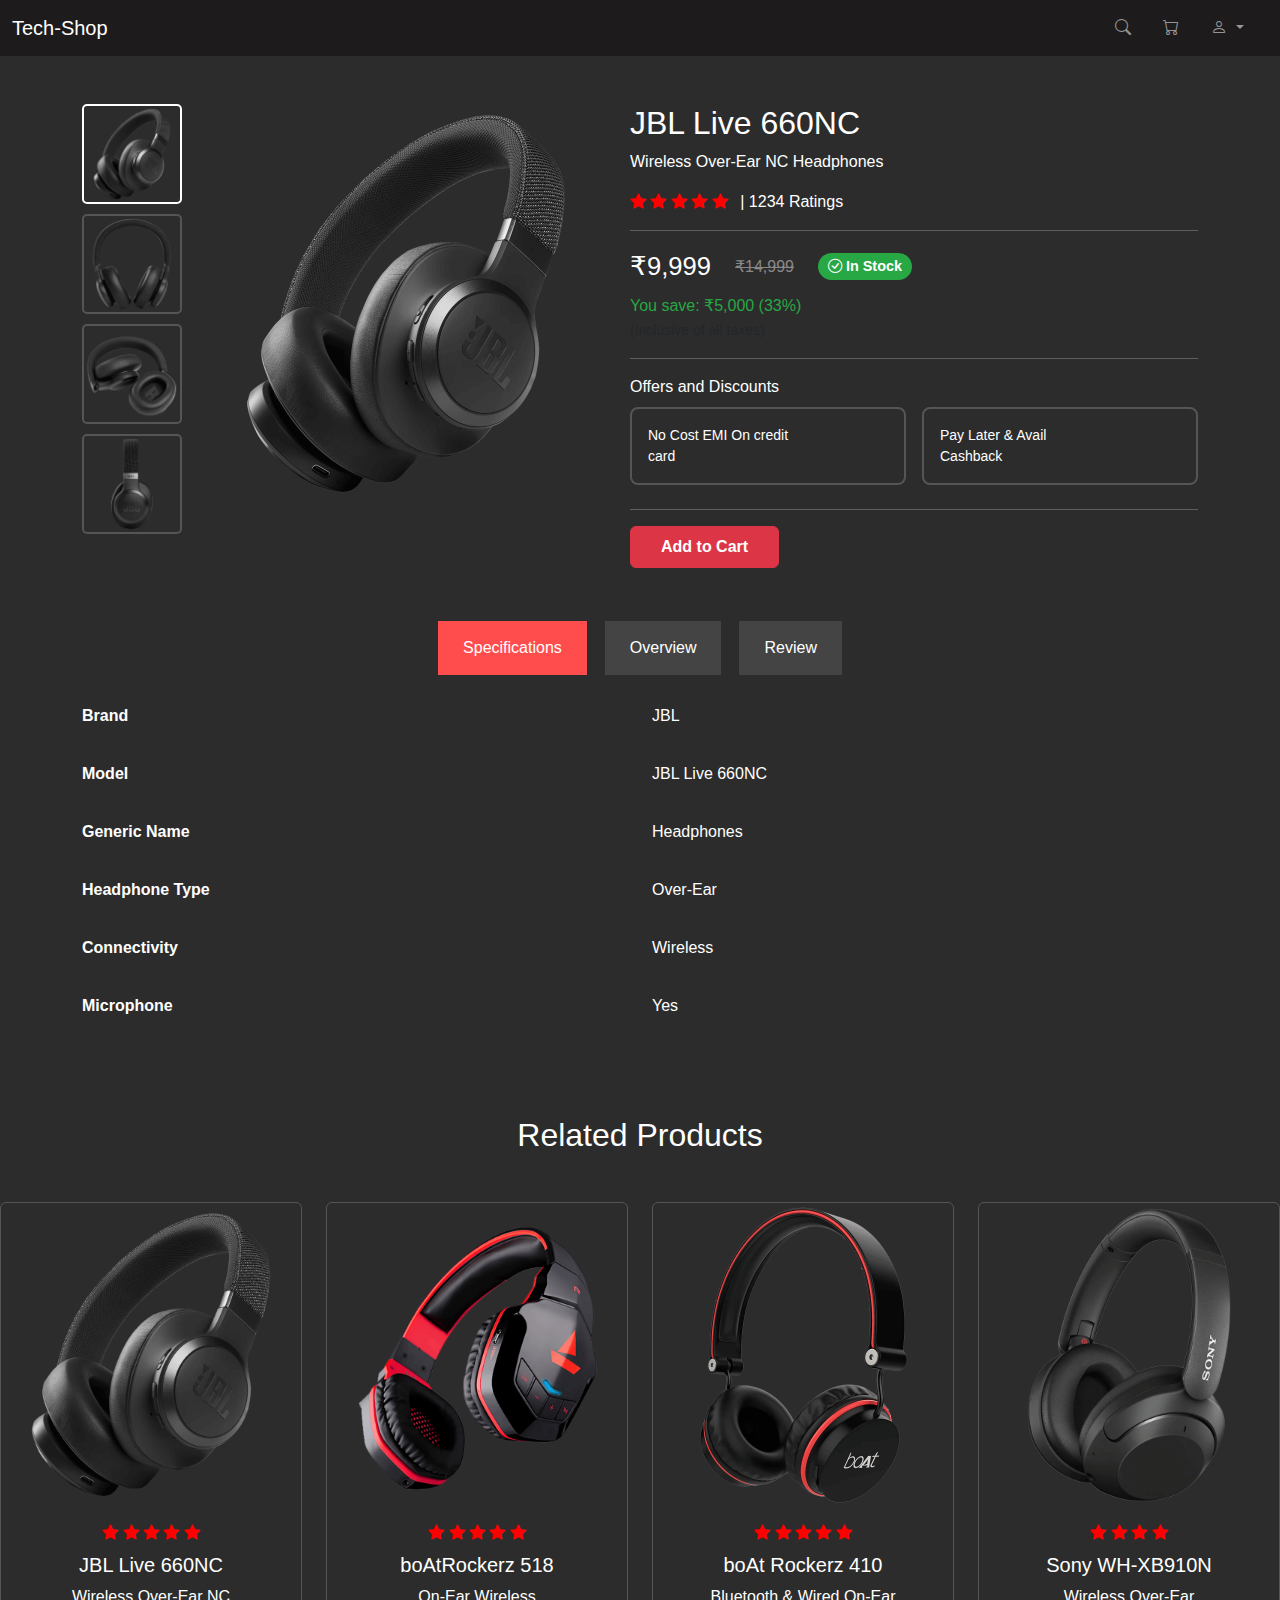
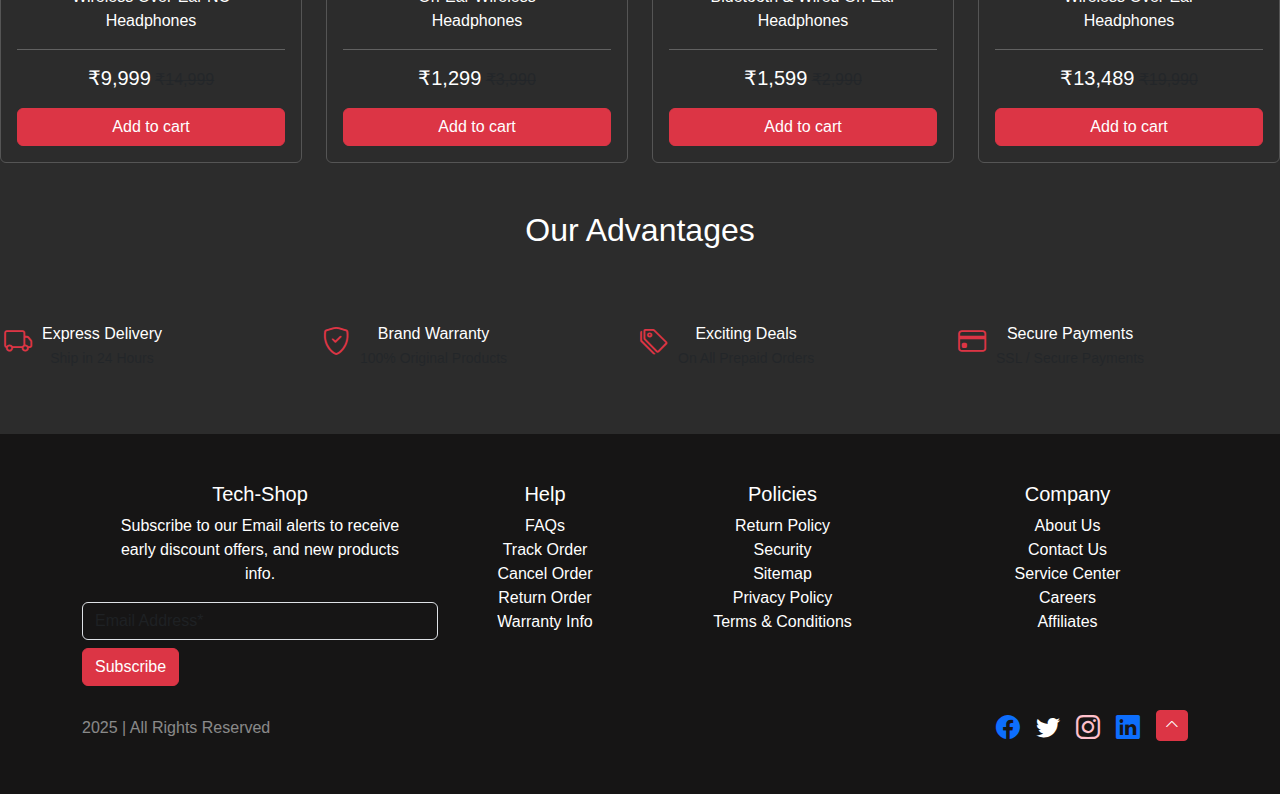
<file: product description.html>
<!DOCTYPE html>
<html lang="en">
<head>
  <meta charset="UTF-8" />
  <meta name="viewport" content="width=device-width, initial-scale=1.0"/>
  <title>Product Description - JBL 660NC</title>
  <link href="https://cdn.jsdelivr.net/npm/bootstrap@5.0.2/dist/css/bootstrap.min.css" rel="stylesheet" />
  <link rel="stylesheet" href="https://cdn.jsdelivr.net/npm/bootstrap-icons@1.10.5/font/bootstrap-icons.css" />

  <style>
    body {
      background-color: #2c2c2c;
      color: white;
      font-family: Arial, sans-serif;
    }
.container-card{
  text-align: center;
  justify-content: center;
}
    .thumbnail-img {
      height: 100px;
      border: 2px solid #555;
      border-radius: 5px;
      margin-bottom: 10px;
      object-fit: cover;
    }
    .thumbnail {
      height: 100px;
      border: 2px solid white;
      border-radius: 5px;
      margin-bottom: 10px;
      object-fit: cover;
    }

    .main-image {
      width: 100%;
      height: auto;
    }

    .rating i {
      color: red;
    }

    .price {
      font-size: 1.6rem;
    }

    .old-price {
      color: #888;
      text-decoration: line-through;
    }

    .save {
      color: #28a745;
    }

    .badge-stock {
      background-color: #28a745;
      font-size: 0.9rem;
      padding: 6px 10px;
      border-radius: 20px;
    }

    .offers {
      background-color: #2c2c2c;
      border: 2px solid #555;
      border-radius: 8px;
      padding: 1rem;
    }
    .form-control{
      background-color:rgb(22, 21, 21);
    
    }

    .btn-cart {
      width: auto;
      padding: 8px 30px;
      font-weight: bold;
      font-size: 1rem;
    }
    .btn{
      float: left;
      margin-right: 10px;
    }
    .categories p {
      cursor: pointer;
      padding: 15px 25px;
      background-color: #444;
      color: white;
      user-select: none;
      transition: background-color 0.3s ease;
      margin: 5px;}
      
      .categories p:hover,
    .categories p.active {
      background-color: #ff4d4d;
    }
    .bi-instagram{
      color: pink;
    }
    
    @media (max-width: 768px) {
      .product-layout {
        flex-direction: column;
        align-items: center;
      }

      .thumbnail-col {
        flex-direction: row;
        justify-content: center;
        flex-wrap: wrap;
      }

      .thumbnail-img {
        width: 80px;
        margin: 5px;
      }

      .btn-cart {
        width: 100%;
      }
    }
    .row div strong {
    display: inline-block;
    min-width: 200px;
    min-height: 50px;
}
.card {
      background-color: #2c2c2c;
      color: white;
      border: 1px solid #555;
    }
    .rating i {
      color: red;
    }
    .advantages i {
      margin-right: 10px;
    }
    .advantages .adv-item {
      flex: 1;
      min-width: 200px;
    }
    .footer{
      background-color: rgb(22, 21, 21);
    }
    .card-img-top{
      padding-top: 2px;
    }
  </style>
</head>
<body>

<nav class="navbar navbar-expand-lg navbar-dark" style="background-color:rgb(29, 27, 27)">
  <div class="container-fluid">
    <a class="navbar-brand" href="./tech-shop.html">Tech-Shop</a>
    <button class="navbar-toggler" type="button" data-bs-toggle="collapse" data-bs-target="#navbarNav">
      <span class="navbar-toggler-icon"></span>
    </button>
        <div class="collapse navbar-collapse" id="navbarSupportedContent">
      <ul class="navbar-nav ms-auto mb-2 mb-lg-0">
        <li class="nav-item me-3"><a class="nav-link" href="#"><i class="bi bi-search"></i></a></li>
        <li class="nav-item me-3"><a class="nav-link" href="./cart.html"><i class="bi bi-cart"></i></a></li>
        <li class="nav-item dropdown me-3">
          <a class="nav-link dropdown-toggle" href="#" id="personDropdown" role="button" data-bs-toggle="dropdown">
            <i class="bi bi-person"></i>
          </a>
          <div class="dropdown-menu dropdown-menu-end text-white" style="background-color: #3a3a3a; padding: 1rem; width: 300px; border-radius: 10px; border: 1px solid #555;">
            <ul class="nav nav-pills mb-3" id="pills-tab" role="tablist">
              <li class="nav-item"><button class="nav-link active" data-bs-toggle="pill" data-bs-target="#signin">Sign In</button></li>
              <li class="nav-item"><button class="nav-link" data-bs-toggle="pill" data-bs-target="#signup">Sign Up</button></li>
            </ul>
            <div class="tab-content">
              <div class="tab-pane fade show active" id="signin">
                <form>
                  <input type="email" class="form-control mb-2" placeholder="Email" />
                  <input type="password" class="form-control mb-2" placeholder="Password" />
                  <button type="submit" class="btn btn-primary w-100">Sign In</button>
                </form>
              </div>
              <div class="tab-pane fade" id="signup">
                <form>
                  <input type="text" class="form-control mb-2" placeholder="Username" />
                  <input type="email" class="form-control mb-2" placeholder="Email" />
                  <input type="password" class="form-control mb-2" placeholder="Password" />
                  <input type="password" class="form-control mb-2" placeholder="Confirm Password" />
                  <button type="submit" class="btn btn-danger w-100">Sign Up</button>
                </form>
              </div>
            </div>
            <div class="text-center my-2">or login with</div>
            <div class="d-flex justify-content-around">
              <button class="btn btn-primary btn-sm">Facebook</button>
              <button class="btn btn-danger btn-sm">Google</button>
              <button class="btn btn-primary btn-sm">Twitter</button>
            </div>
          </div>
        </li>
      </ul>
    </div>
  </div>
  </div>
</nav>

<div class="container my-5">
  <div class="d-flex product-layout gap-4">
    
    <div class="d-flex flex-column thumbnail-col">
      <img src="./images/jbl660nc-1.png" class="thumbnail" alt="Thumbnail 1">
      <img src="./images/jbl660nc-2.png" class="thumbnail-img" alt="Thumbnail 2">
      <img src="./images/jbl660nc-3.png" class="thumbnail-img" alt="Thumbnail 3">
      <img src="./images/jbl660nc-4.png" class="thumbnail-img" alt="Thumbnail 4">
    </div>

    <div class="flex-shrink-0" style="width: 400px;">
      <img src="./images/jbl660nc-1.png" class="main-image" alt="Main Product Image">
    </div>

    <div class="flex-grow-1">
      <h2>JBL Live 660NC</h2>
      <p >Wireless Over-Ear NC  Headphones</p>

      <div class="rating mb-2">
        <i class="bi bi-star-fill"></i>
        <i class="bi bi-star-fill"></i>
        <i class="bi bi-star-fill"></i>
        <i class="bi bi-star-fill"></i>
        <i class="bi bi-star-fill"></i>
        <span class="ms-2">| 1234 Ratings</span>
      </div>

      <hr class="border-light" />

      <div class="d-flex align-items-center mb-2 flex-wrap gap-2">
        <span class="price me-3">₹9,999</span>
        <span class="old-price me-3">₹14,999</span>
        <span class="badge badge-stock d-flex align-items-center">
          <i class="bi bi-check-circle me-1"></i> In Stock
        </span>
      </div>

      <p class="save">You save: ₹5,000 (33%)<br><span class="text-muted small">(Inclusive of all taxes)</span></p>

      <hr class="border-light" />

      <p class="mb-2">Offers and Discounts</p>
      <div class="row mb-4 g-3">
        <div class="col-md-6">
          <div class="offers h-100">
            <p class=" mb-0 small">No Cost EMI On credit</p>
            <p class="mb-0 small">card</p>
          </div>
        </div>
        <div class="col-md-6">
          <div class="offers h-100">
            <p class=" mb-0  small">Pay Later & Avail</p>
            <p class="mb-0 small">Cashback</p>
          </div>
        </div>
      </div>
<hr class="border-light" />
      
      <a href="#" class="btn btn-danger btn-cart">Add to Cart</a>
    </div>
  </div>
</div>
<div class="categories d-flex flex-wrap justify-content-center gap-2 mb-4">
    <p class="active">Specifications</p>
    <p>Overview</p>
    <p>Review</p>
    </div>
<div class="container mb-5">
  <div class="row text-white ">
    <div class="col-md-6 mb-2"><strong>Brand</strong></div>
    <div class="col-md-6 mb-2">JBL</div>

    <div class="col-md-6 mb-2"><strong>Model</strong></div>
    <div class="col-md-6 mb-2">JBL Live 660NC</div>

    <div class="col-md-6 mb-2"><strong>Generic Name</strong></div>
    <div class="col-md-6 mb-2">Headphones</div>

    <div class="col-md-6 mb-2"><strong>Headphone Type</strong></div>
    <div class="col-md-6 mb-2">Over-Ear</div>

    <div class="col-md-6 mb-2"><strong>Connectivity</strong></div>
    <div class="col-md-6 mb-2">Wireless</div>

    <div class="col-md-6 mb-2"><strong>Microphone</strong></div>
    <div class="col-md-6 mb-2">Yes</div>
  </div>
</div>
<h2 class="text-center my-4 pt-3">Related Products</h2><br>
<div class="container-card">
    <div class="row g-4">

      <div class="col-sm-6 col-md-3">
        <div class="card h-100">
          <img src="./images/jbl660nc-1.png" class="card-img-top " alt="JBL Live 660NC" />
          <div class="card-body">
            <div class="rating mb-2">
              <i class="bi bi-star-fill"></i>
              <i class="bi bi-star-fill"></i>
              <i class="bi bi-star-fill"></i>
              <i class="bi bi-star-fill"></i>
              <i class="bi bi-star-fill"></i>
            </div>
            <h5 class="card-title">JBL Live 660NC</h5>
            <p class="card-text">Wireless Over-Ear NC<br> Headphones</p>
            <hr />
            <p><span class="h5 text-white">₹9,999</span> <del class="text-muted">₹14,999</del></p>
            <a href="#" class="btn btn-danger w-100">Add to cart</a>
          </div>
        </div>
      </div>
      <div class="col-sm-6 col-md-3">
        <div class="card h-100">
          <img src="./images/boat518-1.png" class="card-img-top " alt="boat" />
          <div class="card-body">
            <div class="rating mb-2">
              <i class="bi bi-star-fill"></i>
              <i class="bi bi-star-fill"></i>
              <i class="bi bi-star-fill"></i>
              <i class="bi bi-star-fill"></i>
              <i class="bi bi-star-fill"></i>
            </div>
            <h5 class="card-title">boAtRockerz 518</h5>
            <p class="card-text">On-Ear Wireless <br>Headphones</p>
            <hr />
            <p><span class="h5 text-white">₹1,299</span> <del class="text-muted">₹3,990</del></p>
            <a href="#" class="btn btn-danger w-100">Add to cart</a>
          </div>
        </div>
      </div>
      <div class="col-sm-6 col-md-3">
        <div class="card h-100">
          <img src="./images/boat410-1.png" class="card-img-top " alt="boar410" />
          <div class="card-body">
            <div class="rating mb-2">
              <i class="bi bi-star-fill"></i>
              <i class="bi bi-star-fill"></i>
              <i class="bi bi-star-fill"></i>
              <i class="bi bi-star-fill"></i>
              <i class="bi bi-star-fill"></i>
            </div>
            <h5 class="card-title">boAt Rockerz 410</h5>
            <p class="card-text">Bluetooth & Wired On-Ear<br> Headphones</p>
            <hr />
            <p><span class="h5 text-white">₹1,599</span> <del class="text-muted">₹2,990</del></p>
            <a href="#" class="btn btn-danger w-100">Add to cart</a>
          </div>
        </div>
      </div>
      <div class="col-sm-6 col-md-3">
        <div class="card h-100">
          <img src="./images/sonyXb910n-1.png" class="card-img-top" alt="sonyXb910n-1" />
          <div class="card-body">
            <div class="rating mb-2">
              <i class="bi bi-star-fill"></i>
              <i class="bi bi-star-fill"></i>
              <i class="bi bi-star-fill"></i>
              <i class="bi bi-star-fill"></i>
              
            </div>
            <h5 class="card-title">Sony WH-XB910N</h5>
            <p class="card-text">Wireless Over-Ear <br>Headphones</p>
            <hr />
            <p><span class="h5 text-white">₹13,489</span> <del class="text-muted">₹19,990</del></p>
            <a href="#" class="btn btn-danger w-100">Add to cart</a>
          </div>
        </div>
      </div>
<h2 class="text-center my-5">Our Advantages</h2>
  <div class="d-flex flex-wrap justify-content-around text-white px-3 advantages">
    <div class="d-flex adv-item align-items-start mb-3">
      <i class="bi bi-truck text-danger fs-3"></i>
      <div>
        <p class="mb-0">Express Delivery</p>
        <small class="text-muted">Ship in 24 Hours</small>
      </div>
    </div>
    <div class="d-flex adv-item align-items-start mb-3">
      <i class="bi bi-shield-check text-danger fs-3"></i>
      <div>
        <p class="mb-0">Brand Warranty</p>
        <small class="text-muted">100% Original Products</small>
      </div>
    </div>
    <div class="d-flex adv-item align-items-start mb-3">
      <i class="bi bi-tags text-danger fs-3"></i>
      <div>
        <p class="mb-0">Exciting Deals</p>
        <small class="text-muted">On All Prepaid Orders</small>
      </div>
    </div>
    <div class="d-flex adv-item align-items-start mb-3">
      <i class="bi bi-credit-card text-danger fs-3"></i>
      <div>
        <p class="mb-0">Secure Payments</p>
        <small class="text-muted">SSL / Secure Payments</small>
      </div>
    </div>
  </div>
  </div>
<footer class="footer py-5 mt-5">
  <div class="container text-white ">
    <div class="row">
      <div class="col-md-4 mb-4">
        <h5>Tech-Shop</h5>
        <p class="text-white-75">Subscribe to our Email alerts to receive<br>early discount offers, and new products<br>info.</p>
        <input type="email" class="form-control mb-2 " placeholder="Email Address*" >
        <button class="btn btn-danger">Subscribe</button>
      </div>

      <div class="col-md-2 mb-4">
        <h5>Help</h5>
        <ul class="list-unstyled text-white-75">
          <li>FAQs</li>
          <li>Track Order</li>
          <li>Cancel Order</li>
          <li>Return Order</li>
          <li>Warranty Info</li>
        </ul>
      </div>

      <div class="col-md-3 mb-4">
        <h5>Policies</h5>
        <ul class="list-unstyled text-white-75">
          <li>Return Policy</li>
          <li>Security</li>
          <li>Sitemap</li>
          <li>Privacy Policy</li>
          <li>Terms & Conditions</li>
        </ul>
      </div>

      <div class="col-md-3 mb-4">
        <h5>Company</h5>
        <ul class="list-unstyled text-white-75">
          <li>About Us</li>
          <li>Contact Us</li>
          <li>Service Center</li>
          <li>Careers</li>
          <li>Affiliates</li>
        </ul>
      </div>
    </div>
  </div>

    <div class="container text-white">
      <div class="d-flex justify-content-between flex-wrap align-items-center">
        <div class="text-white-50">2025 | All Rights Reserved</div>
        <div class="d-flex gap-3 mt-3 mt-md-0">
          <a href="#"><i class="bi bi-facebook fs-4 text-blue"></i></a>
          <a href="#"><i class="bi bi-twitter fs-4 text-white"></i></a>
          <a href="#"><i class="bi bi-instagram fs-4"></i></a>
          <a href="#"><i class="bi bi-linkedin fs-4 text-blue"></i></a>
          <a href="#top"><button class="btn btn-danger btn-sm"><i class="bi bi-chevron-up"></i></button></a>
        </div>
      </div>
    </div>
</footer>

<script src="https://cdn.jsdelivr.net/npm/bootstrap@5.0.2/dist/js/bootstrap.bundle.min.js"></script>

</body>
</html>
</file>
